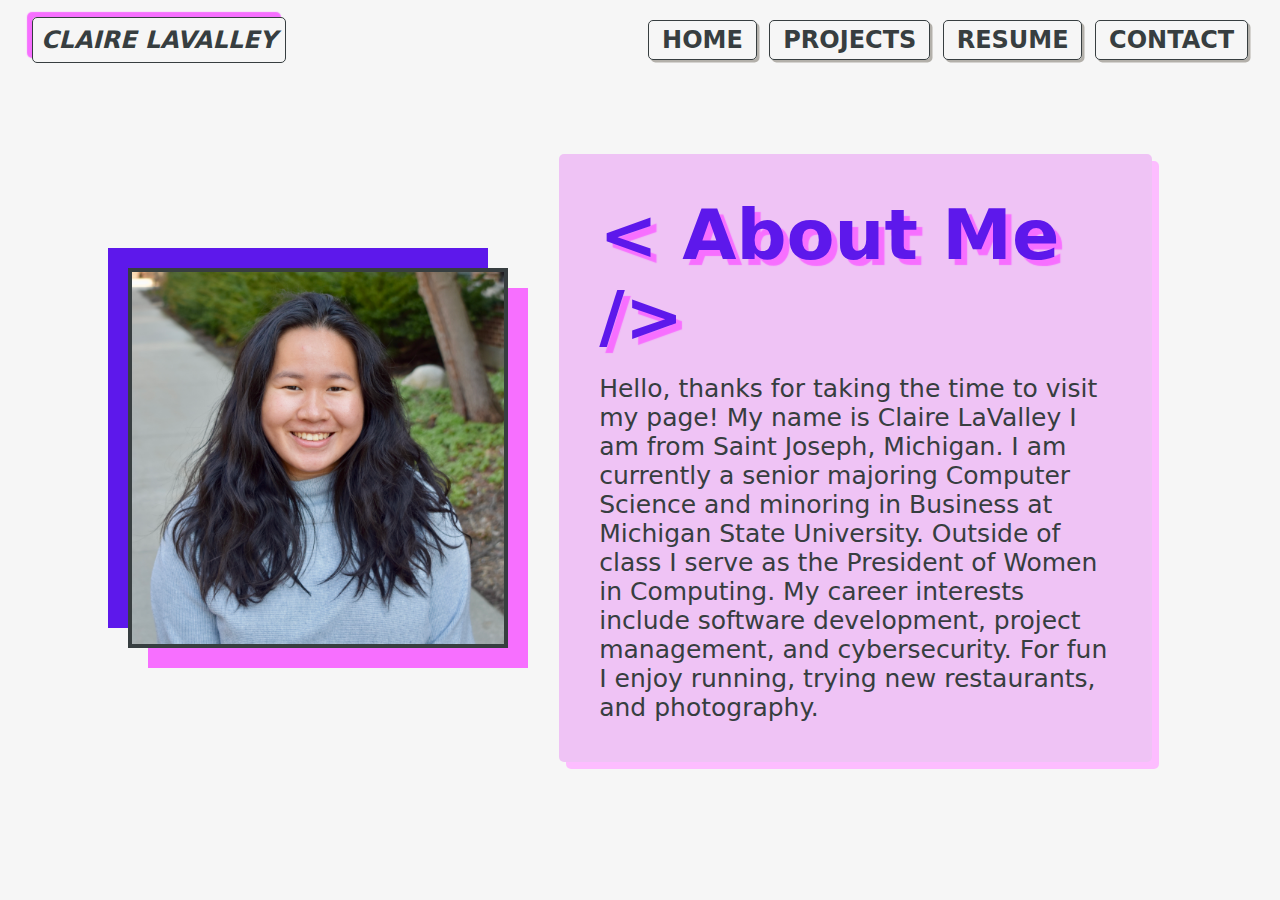
<file: index.html>
<!DOCTYPE html>
<html>
    <head>
        <meta charset="UTF-8">
        <meta name="author" content="Claire LaValley">
        <meta name="viewport" content="width=device-width,initial-scale=1">

        <!-- CSS Style Sheets -->
        <link rel="stylesheet" href="css/main.css">

        <!-- Favicon -->
        <link rel="apple-touch-icon" sizes="180x180" href="favicon_io/apple-touch-icon.png">
        <link rel="icon" type="image/png" sizes="32x32" href="favicon_io/favicon-32x32.png">
        <link rel="icon" type="image/png" sizes="16x16" href="favicon_io/favicon-16x16.png">
        <link rel="manifest" href="favicon_io/site.webmanifest">

        <title>Claire LaValley | Home</title>
    </head>
    <body>

        <nav>

            <h1><a href="index.html">CLAIRE LAVALLEY</a></h1>

            <input type="checkbox" id="checkbox_toggle" />
            <label for="checkbox_toggle" class="hamburger">&#9776;</label>
            
            <ul class="navContainer">
                    <li class="navItem"><a href="index.html">HOME</a></li>
                    <li class="navItem"><a href="projects.html">PROJECTS</a></li>
                    <li class="navItem"><a href="resume.html">RESUME</a></li>
                    <li class="navItem"><a href="contact.html">CONTACT</a></li>
            </ul>
            
        </nav>

        <!-- About Me Section -->

        <div class="info-columns">
            <img class="headshot" src="images/headshot.JPG" alt="Headshot of Claire LaValley" loading="lazy">
            <div class="intro-text-container">
                <div class="name-intro"> &lt About Me /&gt</div>
                <div class="intro-text">
                    <p> Hello, thanks for taking the time to visit my page! My name is Claire LaValley I am from Saint Joseph, 
                        Michigan. I am currently a senior majoring Computer Science and minoring in Business at Michigan State 
                        University. Outside of class I serve as the President of Women in Computing. My career interests include 
                        software development, project management, and cybersecurity. For fun I enjoy running, trying new restaurants, and photography.
                    </p>
                </div>
            </div>
        </div>
        

    </body>
</html>
</file>
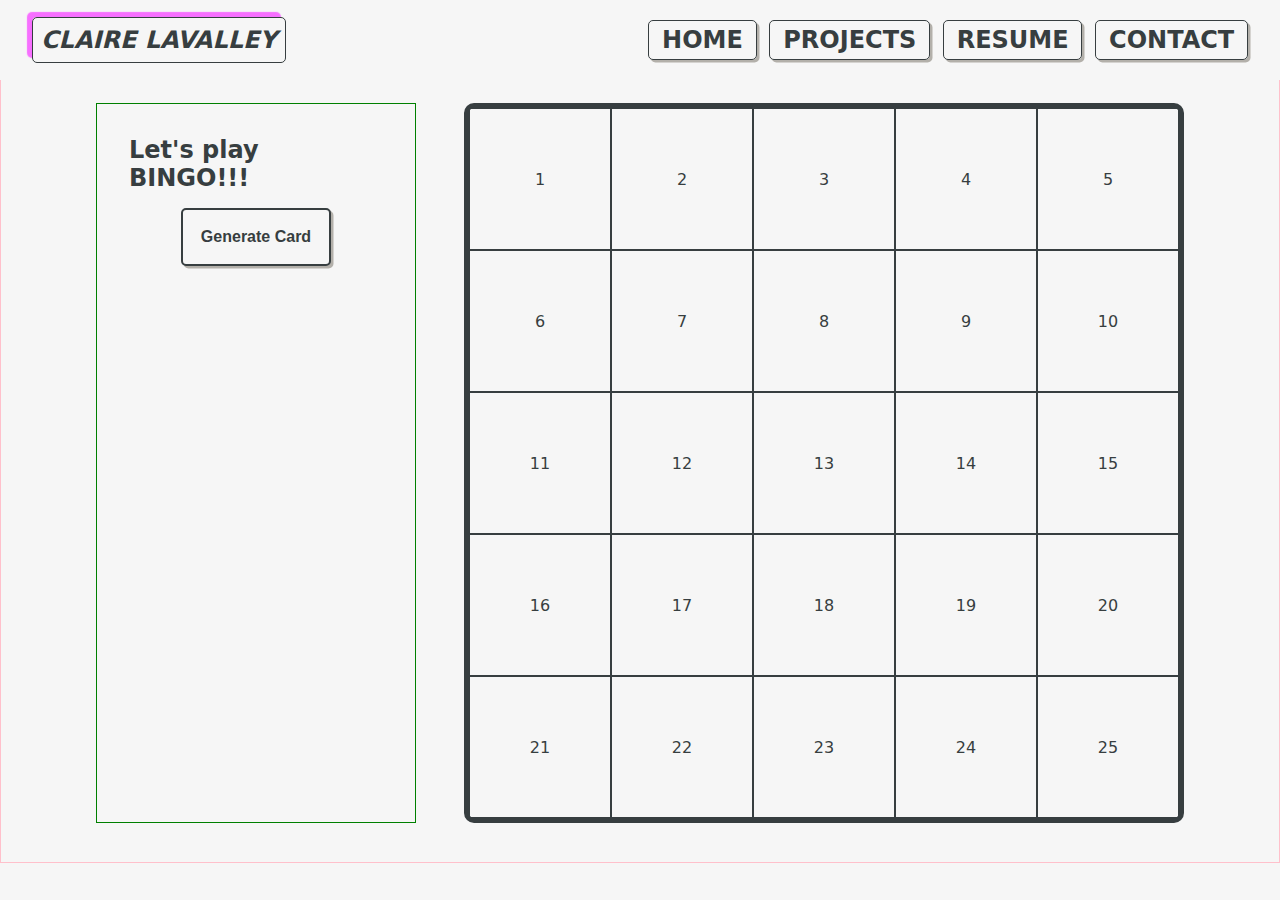
<file: bingo.html>
<!DOCTYPE html>
<html>
    <head>
        <meta charset="UTF-8">
        <meta name="author" content="Claire LaValley">
        <meta name="viewport" content="width=device-width,initial-scale=1">

        <!-- CSS Style Sheets -->
        <link rel="stylesheet" href="css/main.css">

        <!-- Favicon -->
        <link rel="apple-touch-icon" sizes="180x180" href="favicon_io/apple-touch-icon.png">
        <link rel="icon" type="image/png" sizes="32x32" href="favicon_io/favicon-32x32.png">
        <link rel="icon" type="image/png" sizes="16x16" href="favicon_io/favicon-16x16.png">
        <link rel="manifest" href="favicon_io/site.webmanifest">

        <title>Projects | Bingo</title>
    </head>
    <body>
        <nav>

            <h1><a href="index.html">CLAIRE LAVALLEY</a></h1>

            <input type="checkbox" id="checkbox_toggle" />
            <label for="checkbox_toggle" class="hamburger">&#9776;</label>
            
            <ul class="navContainer">
                    <li class="navItem"><a href="index.html">HOME</a></li>
                    <li class="navItem"><a href="projects.html">PROJECTS</a></li>
                    <li class="navItem"><a href="resume.html">RESUME</a></li>
                    <li class="navItem"><a href="contact.html">CONTACT</a></li>
            </ul>
            
        </nav>

        <div class="bingo-page">
            <div class="bingo-controls">
                <h2>Let's play BINGO!!!</h2>
                <button class="bingo-gen-btn" onclick="openPopup()">Generate Card</button>
            </div>

            <!-- Popup -->
            <div id="inputsPopup" class="popup">
                <span class="close-btn" onclick="closePopup()">&times;</span>
                <h2>Enter Your Fields</h2>
                <input type="text" id="popupInput" placeholder="Type something...">
                <button onclick="submitText()">Submit</button>
            </div>

            <!-- BINGO Card -->
            <div id="bingoBoard" class="bingo-board">
                <div id="square-1" class="bingo-square">1</div>
                <div id="square-2" class="bingo-square">2</div>
                <div id="square-3" class="bingo-square">3</div>
                <div id="square-4" class="bingo-square">4</div>
                <div id="square-5" class="bingo-square">5</div>

                <div id="square-6" class="bingo-square">6</div>
                <div id="square-7" class="bingo-square">7</div>
                <div id="square-8" class="bingo-square">8</div>
                <div id="square-9" class="bingo-square">9</div>
                <div id="square-10" class="bingo-square">10</div>

                <div id="square-11" class="bingo-square">11</div>
                <div id="square-12" class="bingo-square">12</div>
                <div id="square-13"class="bingo-square">13</div>
                <div id="square-14" class="bingo-square">14</div>
                <div id="square-15" class="bingo-square">15</div>

                <div id="square-16" class="bingo-square">16</div>
                <div id="square-17" class="bingo-square">17</div>
                <div id="square-18" class="bingo-square">18</div>
                <div id="square-19" class="bingo-square">19</div>
                <div id="square-20" class="bingo-square">20</div>

                <div id="square-21" class="bingo-square">21</div>
                <div id="square-22" class="bingo-square">22</div>
                <div id="square-23" class="bingo-square">23</div>
                <div id="square-24" class="bingo-square">24</div>
                <div id="square-25" class="bingo-square">25</div>
            </div>

            <div id="overlay" class="overlay"></div>
        </div>
        <script src="js/bingo.js"></script>
    </body>
</html>
</file>
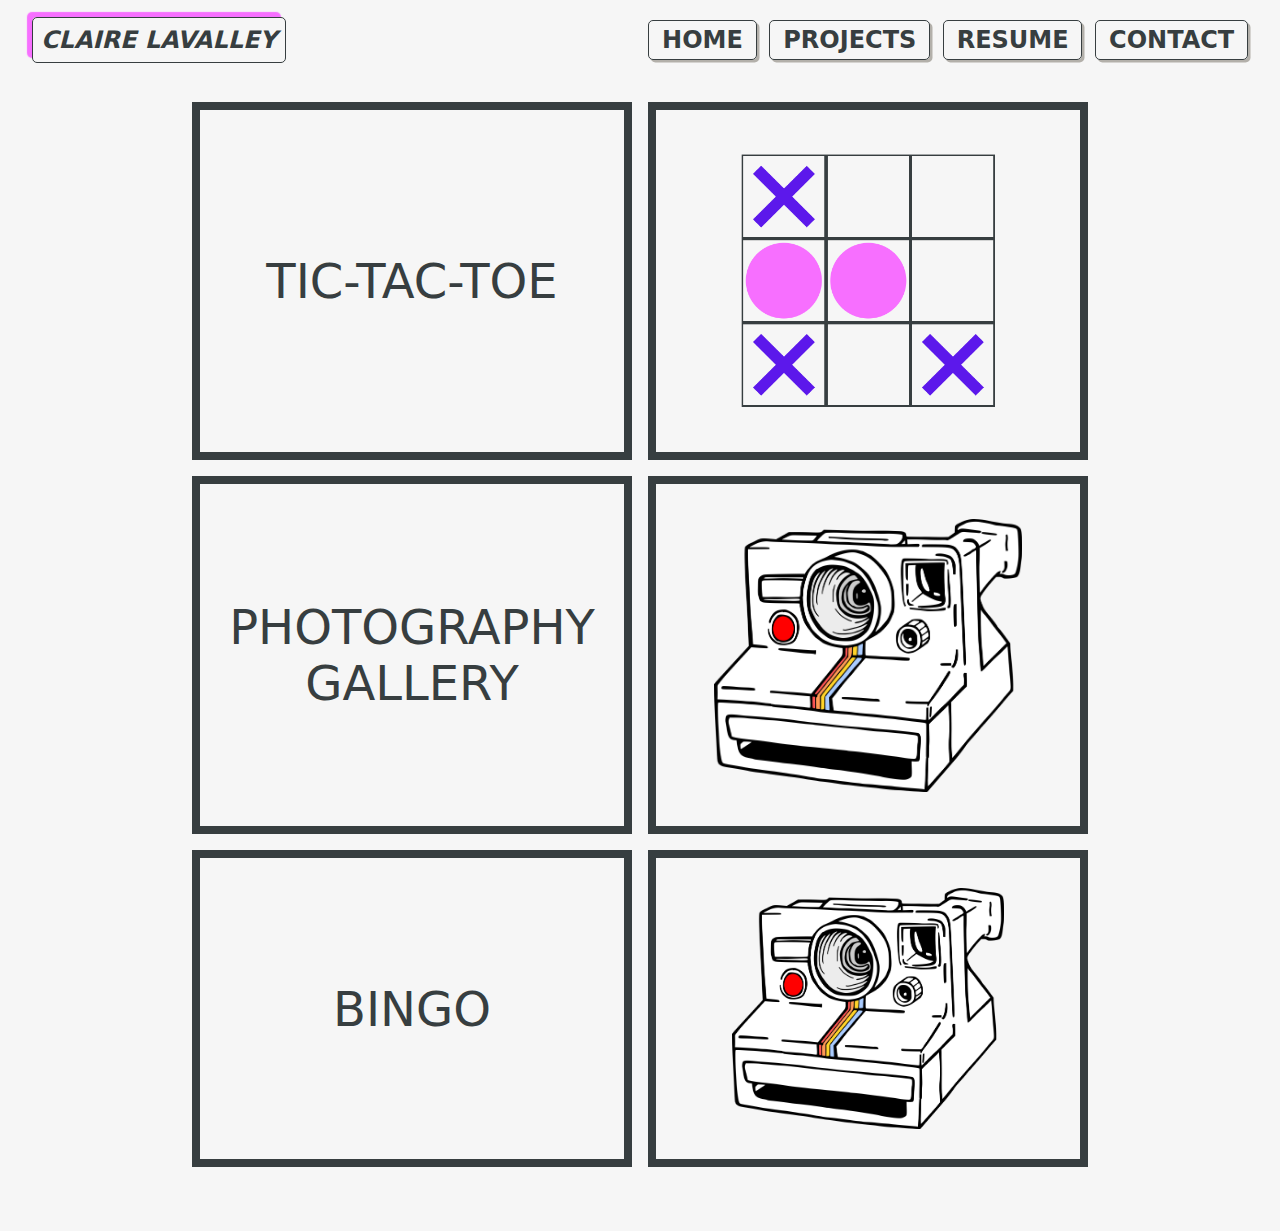
<file: projects.html>
<!DOCTYPE html>
<html>
    <head>
        <meta charset="UTF-8">
        <meta name="author" content="Claire LaValley">
        <meta name="viewport" content="width=device-width,initial-scale=1">

        <!-- CSS Style Sheets -->
        <link rel="stylesheet" href="css/main.css">

        <!-- Favicon -->
        <link rel="apple-touch-icon" sizes="180x180" href="favicon_io/apple-touch-icon.png">
        <link rel="icon" type="image/png" sizes="32x32" href="favicon_io/favicon-32x32.png">
        <link rel="icon" type="image/png" sizes="16x16" href="favicon_io/favicon-16x16.png">
        <link rel="manifest" href="favicon_io/site.webmanifest">

        <title>Claire LaValley | Projects</title>
    </head>
    <body>
        <nav>

            <h1><a href="index.html">CLAIRE LAVALLEY</a></h1>

            <input type="checkbox" id="checkbox_toggle" />
            <label for="checkbox_toggle" class="hamburger">&#9776;</label>
            
            <ul class="navContainer">
                    <li class="navItem"><a href="index.html">HOME</a></li>
                    <li class="navItem"><a href="projects.html">PROJECTS</a></li>
                    <li class="navItem"><a href="resume.html">RESUME</a></li>
                    <li class="navItem"><a href="contact.html">CONTACT</a></li>
            </ul>
            
        </nav>
        <div class="proj-grid">
            <div class="proj-title-container">
                <a class="proj-text" href="tictactoe.html">TIC-TAC-TOE</a>
            </div>
            <div class="proj-image">
                <img src="images/tic-tac-toe-preview.png" alt="TIC-TAC-TOE Game Preview" loading="lazy">
            </div>
            <div class="proj-title-container">
                <a class="proj-text" href="photogallery.html">PHOTOGRAPHY GALLERY</a>
            </div>
            <div class="proj-image">
                <img src="images/polaroid-camera-clipart.png" alt="Photo gallery tile preview" loading="lazy">
            </div>
            <div class="proj-title-container">
                <a class="proj-text" href="bingo.html">BINGO</a>
            </div>
            <div class="proj-image">
                <img src="images/polaroid-camera-clipart.png" alt="Photo gallery tile preview" loading="lazy">
            </div>
        </div>
    </body>
</html>
</file>
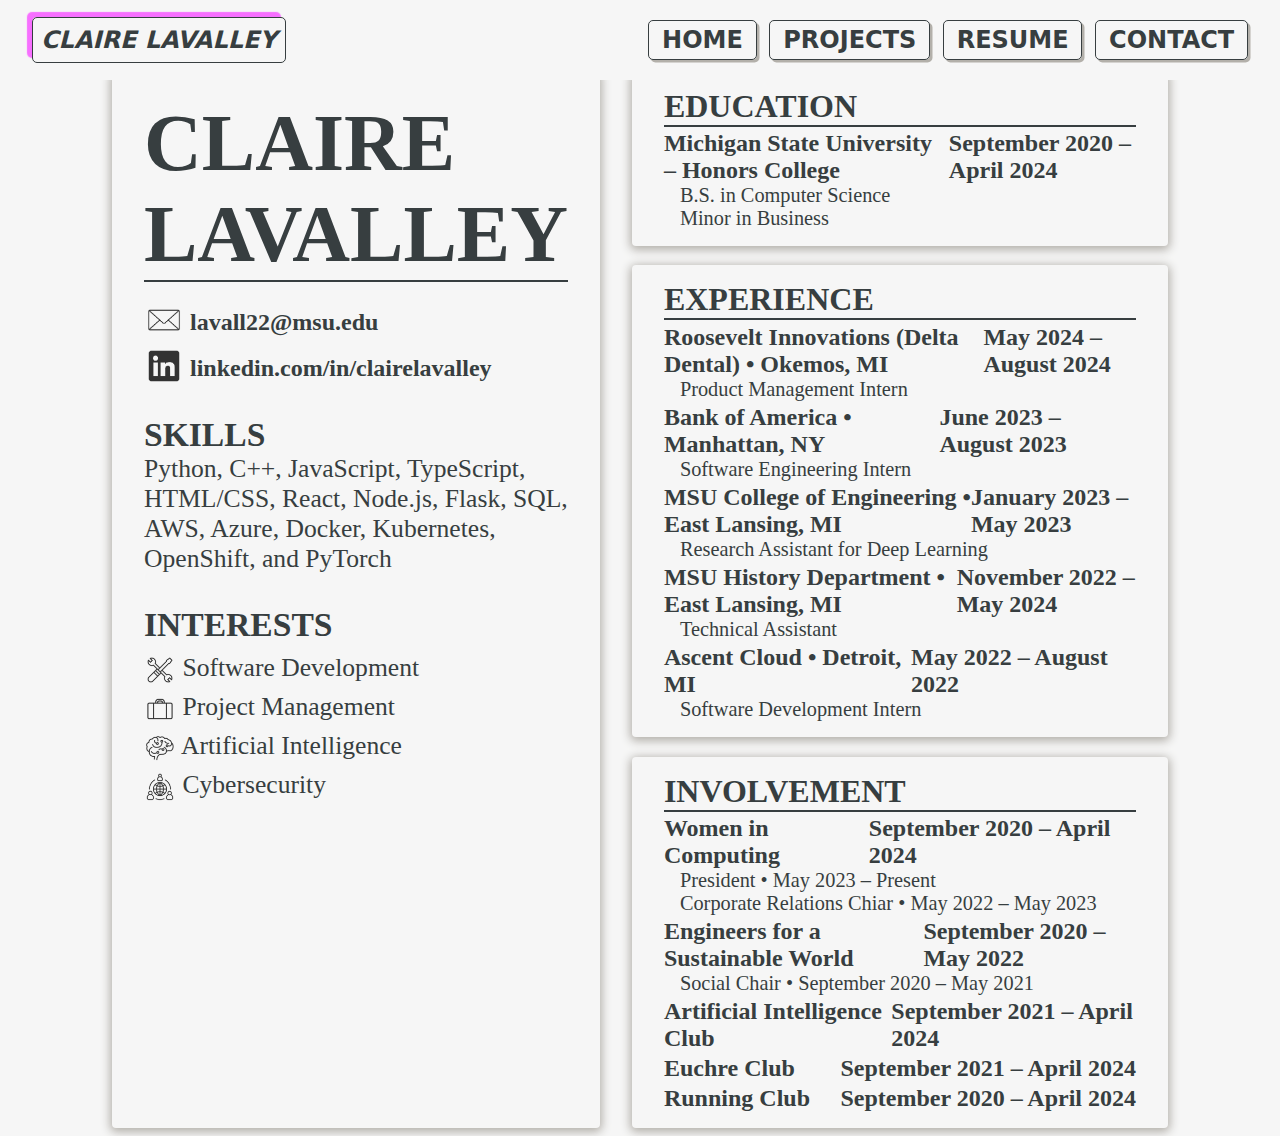
<file: resume.html>
<!DOCTYPE html>
<html>
    <head>
        <meta charset="UTF-8">
        <meta name="author" content="Claire LaValley">
        <meta name="viewport" content="width=device-width,initial-scale=1">

        <!-- CSS Style Sheets -->
        <link rel="stylesheet" href="css/main.css">

        <!-- Favicon -->
        <link rel="apple-touch-icon" sizes="180x180" href="favicon_io/apple-touch-icon.png">
        <link rel="icon" type="image/png" sizes="32x32" href="favicon_io/favicon-32x32.png">
        <link rel="icon" type="image/png" sizes="16x16" href="favicon_io/favicon-16x16.png">
        <link rel="manifest" href="favicon_io/site.webmanifest">

        <title>Claire LaValley | Resume</title>
    </head>
    <body>
        <nav>

            <h1><a href="index.html">CLAIRE LAVALLEY</a></h1>

            <input type="checkbox" id="checkbox_toggle" />
            <label for="checkbox_toggle" class="hamburger">&#9776;</label>
            
            <ul class="navContainer">
                    <li class="navItem"><a href="index.html">HOME</a></li>
                    <li class="navItem"><a href="projects.html">PROJECTS</a></li>
                    <li class="navItem"><a href="resume.html">RESUME</a></li>
                    <li class="navItem"><a href="contact.html">CONTACT</a></li>
            </ul>
            
        </nav>
        <div class="resume-container">
            <div class="info-pane">
                <h1>CLAIRE LAVALLEY</h1>
                <hr/>
                <div class="contact-subheader">
                    <h2><img src="icons/email-icon.png" alt="Mail envelope icon"> lavall22@msu.edu</h2>
                    <h2>
                        <a target="_blank" rel="noreferrer" href="https://www.linkedin.com/in/clairelavalley/" ><img src="icons/linkedin-icon.png" alt="LinkedIn incon"></a>
                        linkedin.com/in/clairelavalley
                    </h2>
                </div>
                <br>
                <div class="subsection">
                    <h2>SKILLS</h2>
                    <p>Python, C++, JavaScript, TypeScript, HTML/CSS, React, Node.js, Flask, SQL, AWS, Azure, Docker, Kubernetes, OpenShift, and PyTorch</p>
                </div>
                <div class="subsection">
                    <h2>INTERESTS</h2>
                    <p><img src="icons/software-icon.png" alt="Mail envelope icon"> Software Development</p>
                    <p><img src="icons/pm-icon.png" alt="Mail envelope icon"> Project Management</p>
                    <p><img src="icons/ai-icon.png" alt="Mail envelope icon"> Artificial Intelligence</p>
                    <p><img src="icons/cyber-icon.png" alt="Mail envelope icon"> Cybersecurity</p>
                </div>
            </div>
            <div class="experiences-pane">
                <div class="section">
                    <h1>EDUCATION</h1>
                    <hr/>
                    <div class="title-and-year">
                        <h2>Michigan State University – Honors College</h2>
                        <h2>September 2020 – April 2024</h2>
                    </div>
                    <p>B.S. in Computer Science</p>
                    <p>Minor in Business</p>
                </div>
                <div class="section">
                    <h1>EXPERIENCE</h1>
                    <hr/>
                    <div class="experience">
                        <div class="title-and-year">
                            <h2>Roosevelt Innovations (Delta Dental) • Okemos, MI</h2>
                            <h2>May 2024 – August 2024</h2>
                        </div>
                        <p>Product Management Intern</p>
                    </div>
                    <div class="experience">
                        <div class="title-and-year">
                            <h2>Bank of America • Manhattan, NY</h2>
                            <h2>June 2023 – August 2023</h2>
                        </div>
                        <p>Software Engineering Intern</p>
                    </div>
                    <div class="experience">
                        <div class="title-and-year">
                            <h2>MSU College of Engineering • East Lansing, MI</h2>
                            <h2>January 2023 – May 2023</h2>
                        </div>
                        <p>Research Assistant for Deep Learning</p>
                    </div>
                    <div class="experience">
                        <div class="title-and-year">
                            <h2>MSU History Department • East Lansing, MI</h2>
                            <h2>November 2022 – May 2024</h2>
                        </div>
                        <p>Technical Assistant</p>
                    </div>
                    <div class="experience">
                        <div class="title-and-year">
                            <h2>Ascent Cloud • Detroit, MI</h2>
                            <h2>May 2022 – August 2022</h2>
                        </div>
                        <p>Software Development Intern</p>
                    </div>
                </div>
                <div class="section">
                    <h1>INVOLVEMENT</h1>
                    <hr/>
                    <div class="title-and-year">
                        <h2>Women in Computing</h2>
                        <h2>September 2020 – April 2024</h2>
                    </div>
                    <p>President • May 2023 – Present</p>
                    <p>Corporate Relations Chiar • May 2022 – May 2023</p>
                    <div class="title-and-year">
                        <h2>Engineers for a Sustainable World</h2>
                        <h2>September 2020 – May 2022</h2>
                    </div>
                    <p>Social Chair • September 2020 – May 2021</p>
                    <div class="title-and-year">
                        <h2>Artificial Intelligence Club</h2>
                        <h2>September 2021 – April 2024</h2>
                    </div>
                    <div class="title-and-year">
                        <h2>Euchre Club</h2>
                        <h2>September 2021 – April 2024</h2>
                    </div>
                    <div class="title-and-year">
                        <h2>Running Club</h2>
                        <h2>September 2020 – April 2024</h2>
                    </div>
                </div>
            </div>
        </div>
    </body>
</html>
</file>
<file: css/main.css>
@import "navbar.css";
@import "projects.css";
@import "tictactoe.css";
@import "weather.css";
@import "resume.css";
@import "contact.css";
@import "photogallery.css";
@import "bingo.css";

/* Variables */
:root {
    --font-family: Segoe UI, Frutiger, Dejavu Sans, Helvetica Neue, Arial, sans-serif;
    --resume-font: 'Baskerville';

    --seasalt: #F6F6F6;
    --white: #ffffffff;
    --onyx: #373e40ff;
    --electric-indigo: #5d18ebff;
    --ultra-pink: #f76fffff;
    --mauve: #fdbdffff;
    --pink-lavender: #efc3f5ff;
    --silver: #B3B0AA;

	--box-size: 150px;
	--mark-size: calc(var(--box-size) * .9);
}

html {
    scroll-behavior: smooth;
}

* {
    margin: 0;
    padding: 0;
    box-sizing: border-box;
}

body {
    background-color: var(--seasalt);
    font-family: var(--font-family);
    color: var(--onyx);


    padding: 0;
    margin: 0;
    overflow: visible;
    

    position: relative;
    padding: 5% 0 0 0;

}

.info-columns {
    /* display: grid;
    gap: 2rem;
    grid-template-columns: 1fr 2fr;

    padding: 9rem 13rem 3rem 13rem; */
    padding: 7% 10% 5% 10%;
    display: flex;
    align-items: center;
    justify-content: center;
    gap: 5%;

}

.headshot {
    width: 380px;
    height: 380px;

    min-width: 380px;
    min-height: 380px;

    object-fit: cover;
    object-position: center center;

    border: 4px solid var(--onyx);
    box-shadow: -20px -20px 0 var(--electric-indigo),
                 20px  20px 0 var(--ultra-pink);
}

.intro-text-container {
    background-color: var(--pink-lavender);

    padding: 2.5rem 2.5rem 2.5rem 2.5rem;

    border-radius: 5px;
    box-shadow: 7px 7px 0 var(--mauve);
 
}

.name-intro {
    text-align: left;
    font-size: 70px;
    font-weight: bolder;

    text-shadow: 6px 6px 1px var(--ultra-pink);

    color: var(--electric-indigo);
}

.intro-text {
    font-size: 25px;
    text-align: left;
    padding: 1rem 0 0 0;
}

/* Phones */
@media (max-width: 480px) {
    .info-columns {
        display: flex;
        flex-direction: column;
        align-items: center;

        gap: 4rem;

        padding: 7rem 11rem 3rem 11rem;
    }

    .intro-text-container {
        width: 25rem;
    }

    .intro-text {
        text-align: center;
    }
}

/* Tablets */
@media (min-width: 481px) and (max-width: 769px) {
    .info-columns {
        display: flex;
        flex-direction: column;
        align-items: center;

        gap: 4rem;

        padding: 9rem 13rem 3rem 13rem;
    }

    .intro-text-container {
        width: 35rem;
    }

    .intro-text {
        text-align: center;
    }
}
</file>
